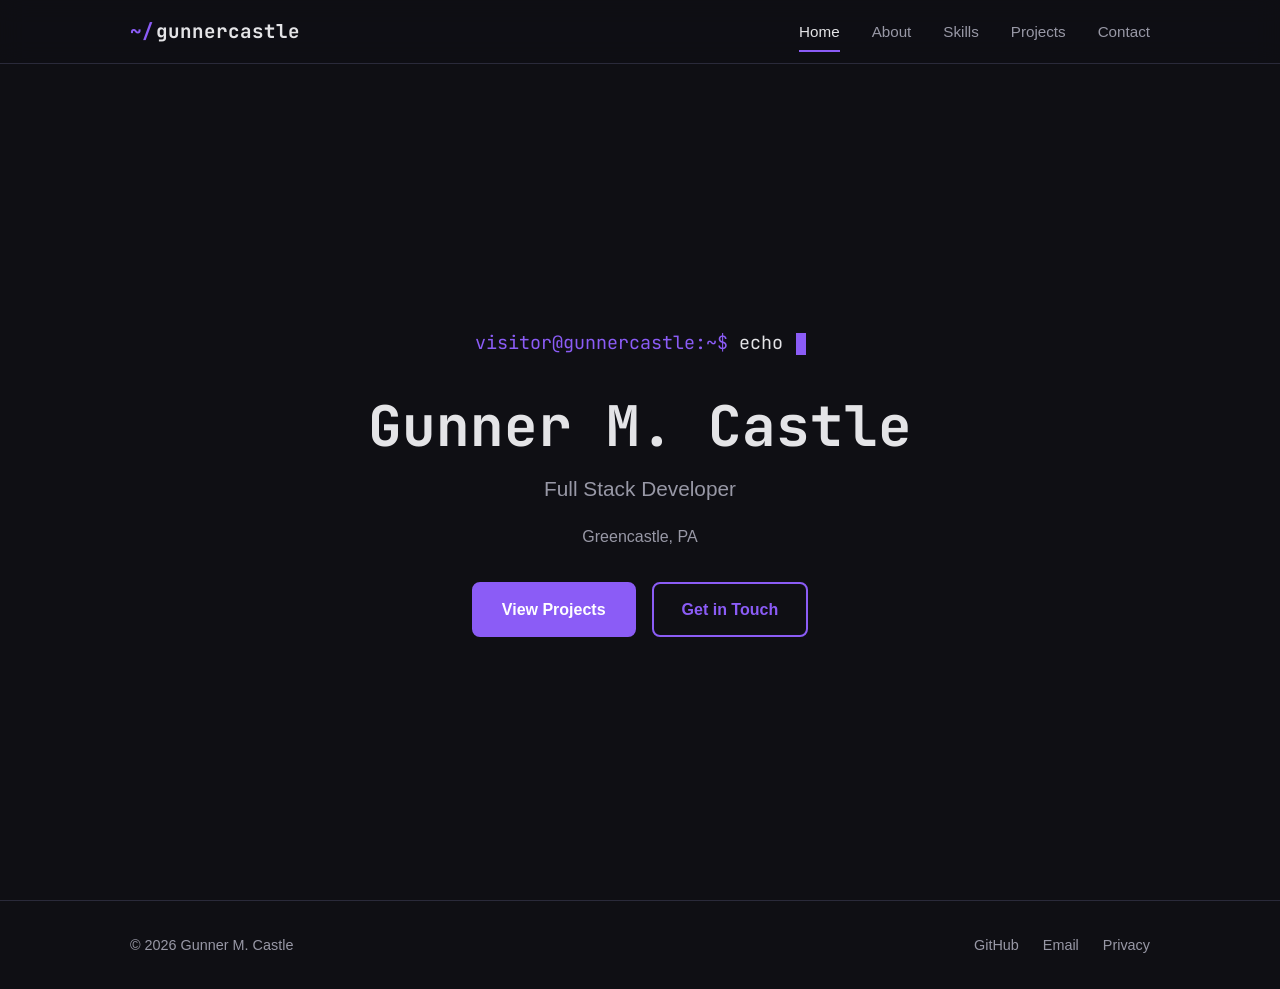
<file: index.html>
<!DOCTYPE html>
<html lang="en">
<head>
  <meta charset="UTF-8">
  <meta name="viewport" content="width=device-width, initial-scale=1.0">
  <title>Gunner M. Castle</title>
  <meta name="description" content="Portfolio of Gunner M. Castle — Full Stack Developer from Greencastle, PA.">
  <link rel="stylesheet" href="css/style.css">
</head>
<body>
  <a href="#main" class="skip-link">Skip to content</a>

  <header class="site-header">
    <nav class="nav" aria-label="Primary">
      <a class="nav__brand" href="index.html">
        <span class="nav__prompt" aria-hidden="true">~/</span>
        <span>gunnercastle</span>
      </a>
      <button class="nav__toggle" aria-label="Toggle navigation" aria-expanded="false">
        <span></span>
      </button>
      <ul class="nav__links" id="nav-links">
        <li><a href="index.html" data-route="index.html">Home</a></li>
        <li><a href="about.html" data-route="about.html">About</a></li>
        <li><a href="skills.html" data-route="skills.html">Skills</a></li>
        <li><a href="projects.html" data-route="projects.html">Projects</a></li>
        <li><a href="contact.html" data-route="contact.html">Contact</a></li>
      </ul>
    </nav>
  </header>

  <main id="main">
    <section class="hero">
      <div class="container">
        <div class="hero__terminal" aria-label="Decorative terminal prompt">
          <span class="hero__prompt">visitor@gunnercastle:~$ </span>
          <span class="hero__typed" id="typed-text"></span>
          <span class="hero__cursor" aria-hidden="true"></span>
        </div>
        <h1>Gunner M. Castle</h1>
        <p class="hero__subtitle">Full Stack Developer</p>
        <p class="hero__location text-muted">Greencastle, PA</p>
        <div class="hero__actions">
          <a href="projects.html" class="btn btn--primary">View Projects</a>
          <a href="contact.html" class="btn btn--outline">Get in Touch</a>
        </div>
      </div>
    </section>
  </main>

  <footer class="site-footer">
    <div class="container">
      <p>&copy; <span id="year"></span> Gunner M. Castle</p>
      <div class="footer__links">
        <a href="https://github.com/realtripleg" target="_blank" rel="noopener">GitHub</a>
        <a href="mailto:gce@gunnercastle.com">Email</a>
        <a href="privacy.html">Privacy</a>
      </div>
    </div>
  </footer>

  <script src="js/main.js"></script>
</body>
</html>
</file>
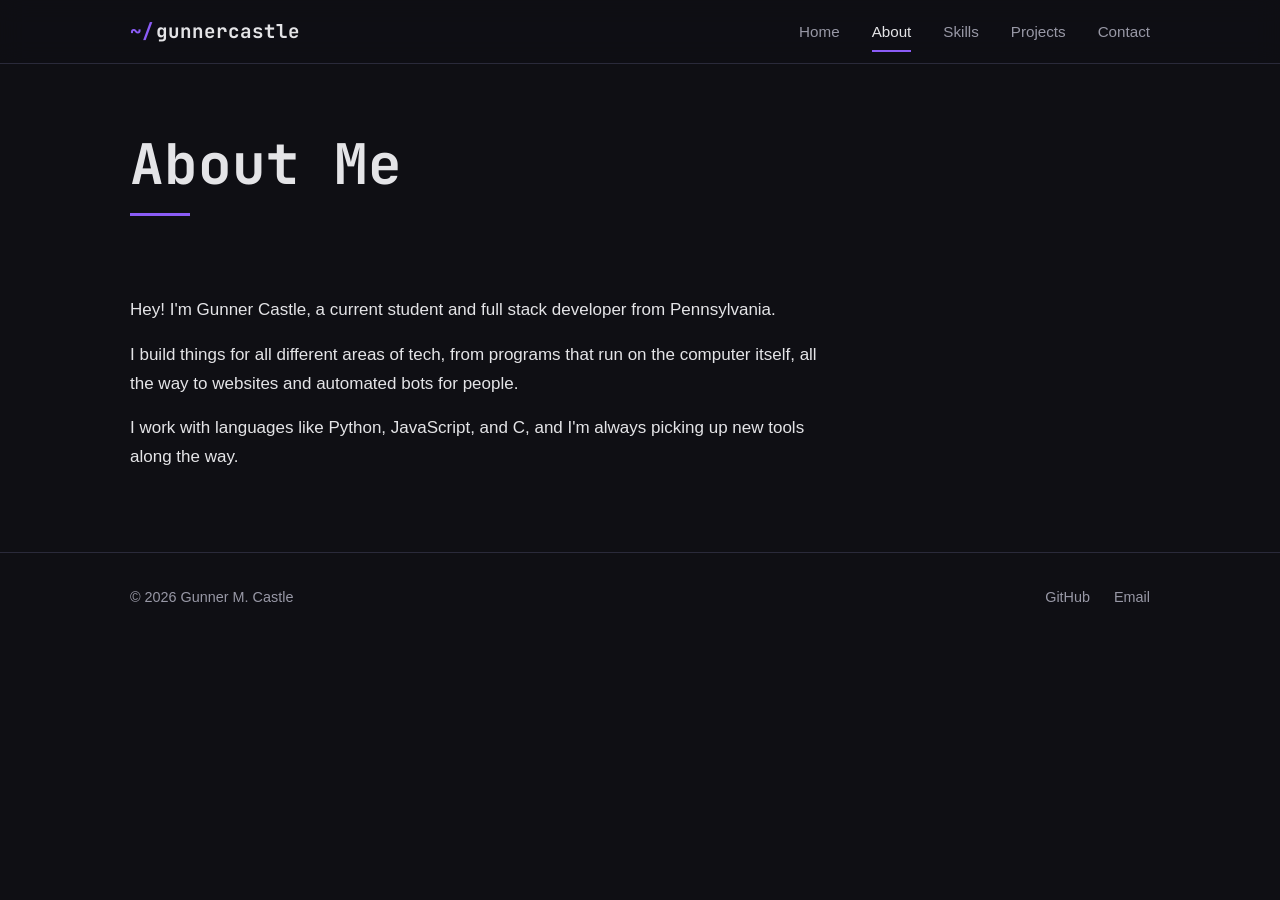
<file: about.html>
<!DOCTYPE html>
<html lang="en">
<head>
  <meta charset="UTF-8">
  <meta name="viewport" content="width=device-width, initial-scale=1.0">
  <title>About | Gunner M. Castle</title>
  <meta name="description" content="About Gunner M. Castle — student and full stack developer from Greencastle, PA.">
  <link rel="stylesheet" href="css/style.css">
</head>
<body>
  <a href="#main" class="skip-link">Skip to content</a>

  <header class="site-header">
    <nav class="nav" aria-label="Primary">
      <a class="nav__brand" href="index.html">
        <span class="nav__prompt" aria-hidden="true">~/</span>
        <span>gunnercastle</span>
      </a>
      <button class="nav__toggle" aria-label="Toggle navigation" aria-expanded="false">
        <span></span>
      </button>
      <ul class="nav__links" id="nav-links">
        <li><a href="index.html" data-route="index.html">Home</a></li>
        <li><a href="about.html" data-route="about.html">About</a></li>
        <li><a href="skills.html" data-route="skills.html">Skills</a></li>
        <li><a href="projects.html" data-route="projects.html">Projects</a></li>
        <li><a href="contact.html" data-route="contact.html">Contact</a></li>
      </ul>
    </nav>
  </header>

  <main id="main">
    <section class="page-header">
      <div class="container">
        <h1>About Me</h1>
      </div>
    </section>
    <section class="section">
      <div class="container">
        <div class="about__content">
          <p>Hey! I'm Gunner Castle, a current student and full stack developer from Pennsylvania.</p>
          <p>I build things for all different areas of tech, from programs that run on the computer itself, all the way to websites and automated bots for people.</p>
          <p>I work with languages like Python, JavaScript, and C, and I'm always picking up new tools along the way.</p>
        </div>
      </div>
    </section>
  </main>

  <footer class="site-footer">
    <div class="container">
      <p>&copy; <span id="year"></span> Gunner M. Castle</p>
      <div class="footer__links">
        <a href="https://github.com/realtripleg" target="_blank" rel="noopener">GitHub</a>
        <a href="mailto:gce@gunnercastle.com">Email</a>
      </div>
    </div>
  </footer>

  <script src="js/main.js"></script>
</body>
</html>
</file>
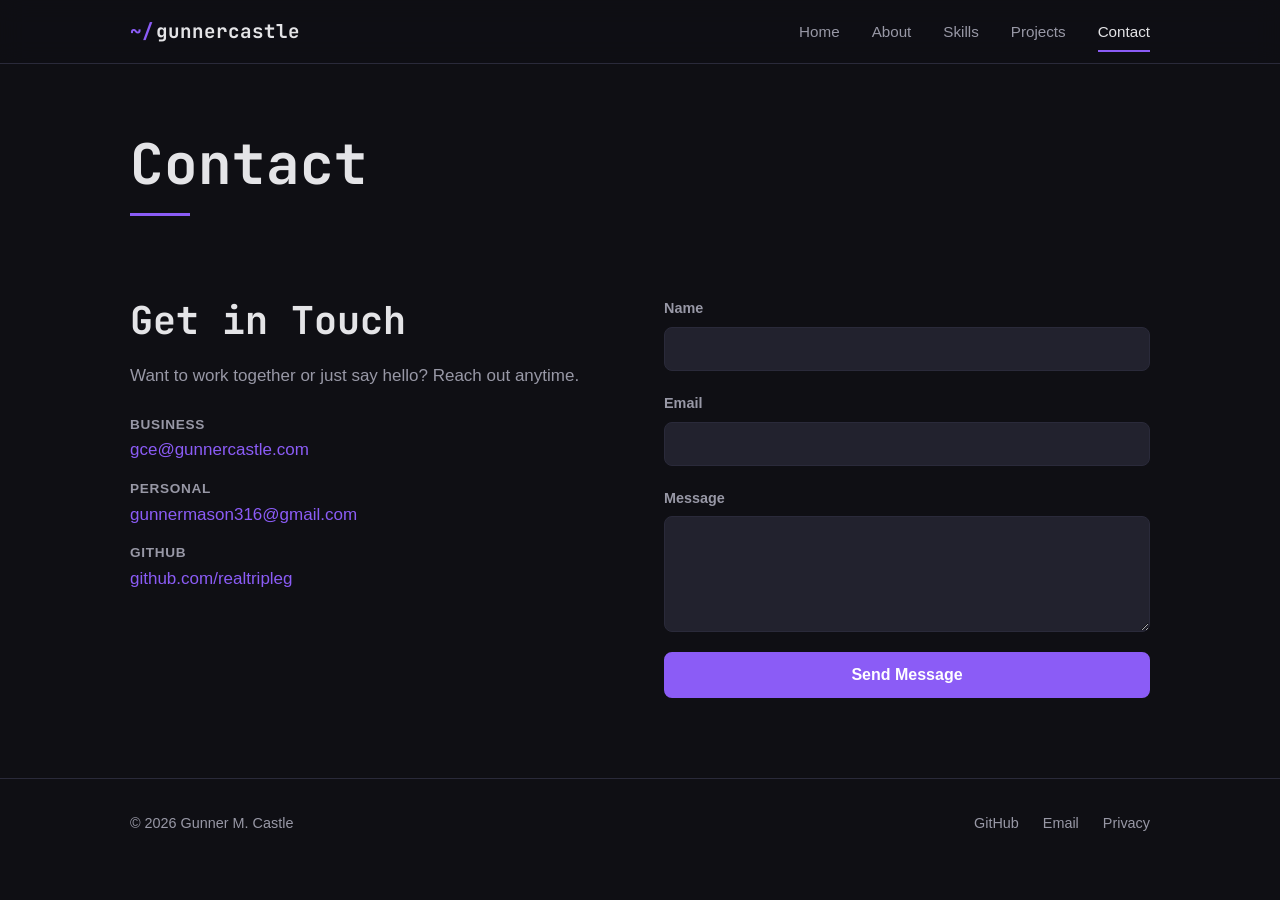
<file: contact.html>
<!DOCTYPE html>
<html lang="en">
<head>
  <meta charset="UTF-8">
  <meta name="viewport" content="width=device-width, initial-scale=1.0">
  <title>Contact | Gunner M. Castle</title>
  <meta name="description" content="Get in touch with Gunner M. Castle.">
  <link rel="stylesheet" href="css/style.css">
</head>
<body>
  <a href="#main" class="skip-link">Skip to content</a>

  <header class="site-header">
    <nav class="nav" aria-label="Primary">
      <a class="nav__brand" href="index.html">
        <span class="nav__prompt" aria-hidden="true">~/</span>
        <span>gunnercastle</span>
      </a>
      <button class="nav__toggle" aria-label="Toggle navigation" aria-expanded="false">
        <span></span>
      </button>
      <ul class="nav__links" id="nav-links">
        <li><a href="index.html" data-route="index.html">Home</a></li>
        <li><a href="about.html" data-route="about.html">About</a></li>
        <li><a href="skills.html" data-route="skills.html">Skills</a></li>
        <li><a href="projects.html" data-route="projects.html">Projects</a></li>
        <li><a href="contact.html" data-route="contact.html">Contact</a></li>
      </ul>
    </nav>
  </header>

  <main id="main">
    <section class="page-header">
      <div class="container">
        <h1>Contact</h1>
      </div>
    </section>
    <section class="section">
      <div class="container">
        <div class="contact-layout">
          <div class="contact-info">
            <h2>Get in Touch</h2>
            <p>Want to work together or just say hello? Reach out anytime.</p>
            <ul class="contact-list">
              <li>
                <strong>Business</strong>
                <a href="mailto:gce@gunnercastle.com">gce@gunnercastle.com</a>
              </li>
              <li>
                <strong>Personal</strong>
                <a href="mailto:gunnermason316@gmail.com">gunnermason316@gmail.com</a>
              </li>
              <li>
                <strong>GitHub</strong>
                <a href="https://github.com/realtripleg" target="_blank" rel="noopener">github.com/realtripleg</a>
              </li>
            </ul>
          </div>
          <form class="contact-form" action="mailto:gce@gunnercastle.com" method="POST" enctype="text/plain">
            <div class="form-group">
              <label for="name">Name</label>
              <input type="text" id="name" name="name" required>
            </div>
            <div class="form-group">
              <label for="email">Email</label>
              <input type="email" id="email" name="email" required>
            </div>
            <div class="form-group">
              <label for="message">Message</label>
              <textarea id="message" name="message" rows="5" required></textarea>
            </div>
            <button type="submit" class="btn btn--primary">Send Message</button>
          </form>
        </div>
      </div>
    </section>
  </main>

  <footer class="site-footer">
    <div class="container">
      <p>&copy; <span id="year"></span> Gunner M. Castle</p>
      <div class="footer__links">
        <a href="https://github.com/realtripleg" target="_blank" rel="noopener">GitHub</a>
        <a href="mailto:gce@gunnercastle.com">Email</a>
        <a href="privacy.html">Privacy</a>
      </div>
    </div>
  </footer>

  <script src="js/main.js"></script>
</body>
</html>
</file>
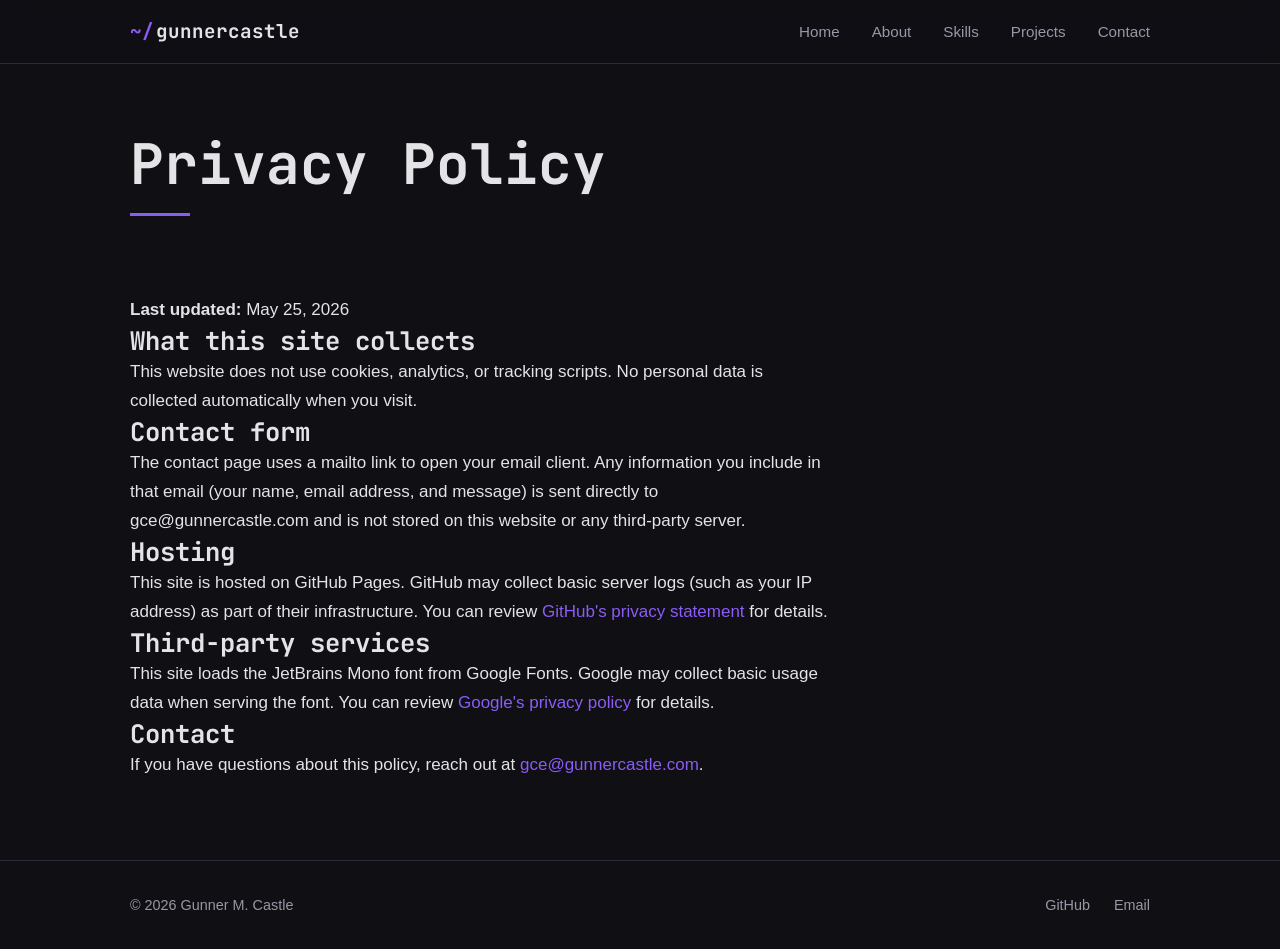
<file: privacy.html>
<!DOCTYPE html>
<html lang="en">
<head>
  <meta charset="UTF-8">
  <meta name="viewport" content="width=device-width, initial-scale=1.0">
  <title>Privacy Policy | Gunner M. Castle</title>
  <meta name="description" content="Privacy policy for gunnercastle.com.">
  <link rel="stylesheet" href="css/style.css">
</head>
<body>
  <a href="#main" class="skip-link">Skip to content</a>

  <header class="site-header">
    <nav class="nav" aria-label="Primary">
      <a class="nav__brand" href="index.html">
        <span class="nav__prompt" aria-hidden="true">~/</span>
        <span>gunnercastle</span>
      </a>
      <button class="nav__toggle" aria-label="Toggle navigation" aria-expanded="false">
        <span></span>
      </button>
      <ul class="nav__links" id="nav-links">
        <li><a href="index.html" data-route="index.html">Home</a></li>
        <li><a href="about.html" data-route="about.html">About</a></li>
        <li><a href="skills.html" data-route="skills.html">Skills</a></li>
        <li><a href="projects.html" data-route="projects.html">Projects</a></li>
        <li><a href="contact.html" data-route="contact.html">Contact</a></li>
      </ul>
    </nav>
  </header>

  <main id="main">
    <section class="page-header">
      <div class="container">
        <h1>Privacy Policy</h1>
      </div>
    </section>
    <section class="section">
      <div class="container">
        <div class="about__content">
          <p><strong>Last updated:</strong> May 25, 2026</p>

          <h3>What this site collects</h3>
          <p>This website does not use cookies, analytics, or tracking scripts. No personal data is collected automatically when you visit.</p>

          <h3>Contact form</h3>
          <p>The contact page uses a mailto link to open your email client. Any information you include in that email (your name, email address, and message) is sent directly to gce@gunnercastle.com and is not stored on this website or any third-party server.</p>

          <h3>Hosting</h3>
          <p>This site is hosted on GitHub Pages. GitHub may collect basic server logs (such as your IP address) as part of their infrastructure. You can review <a href="https://docs.github.com/en/site-policy/privacy-policies/github-general-privacy-statement" target="_blank" rel="noopener">GitHub's privacy statement</a> for details.</p>

          <h3>Third-party services</h3>
          <p>This site loads the JetBrains Mono font from Google Fonts. Google may collect basic usage data when serving the font. You can review <a href="https://policies.google.com/privacy" target="_blank" rel="noopener">Google's privacy policy</a> for details.</p>

          <h3>Contact</h3>
          <p>If you have questions about this policy, reach out at <a href="mailto:gce@gunnercastle.com">gce@gunnercastle.com</a>.</p>
        </div>
      </div>
    </section>
  </main>

  <footer class="site-footer">
    <div class="container">
      <p>&copy; <span id="year"></span> Gunner M. Castle</p>
      <div class="footer__links">
        <a href="https://github.com/realtripleg" target="_blank" rel="noopener">GitHub</a>
        <a href="mailto:gce@gunnercastle.com">Email</a>
      </div>
    </div>
  </footer>

  <script src="js/main.js"></script>
</body>
</html>
</file>
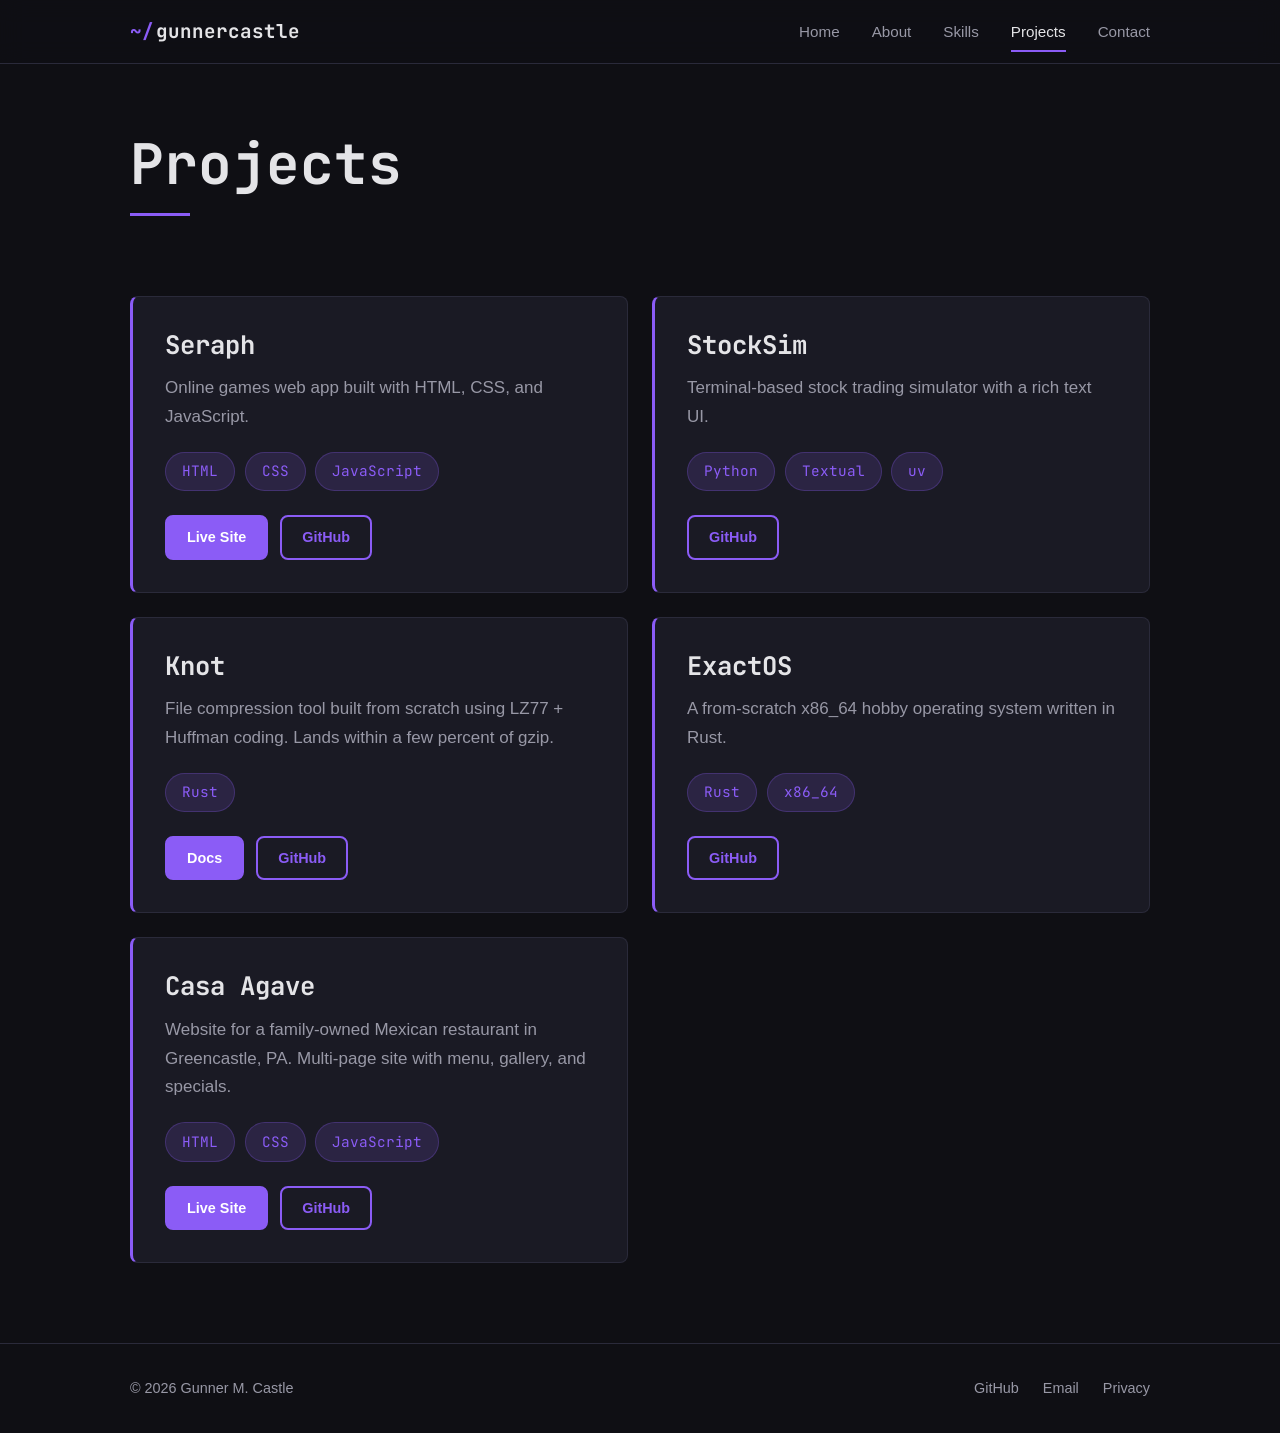
<file: projects.html>
<!DOCTYPE html>
<html lang="en">
<head>
  <meta charset="UTF-8">
  <meta name="viewport" content="width=device-width, initial-scale=1.0">
  <title>Projects | Gunner M. Castle</title>
  <meta name="description" content="Projects by Gunner M. Castle — web apps and terminal tools.">
  <link rel="stylesheet" href="css/style.css">
</head>
<body>
  <a href="#main" class="skip-link">Skip to content</a>

  <header class="site-header">
    <nav class="nav" aria-label="Primary">
      <a class="nav__brand" href="index.html">
        <span class="nav__prompt" aria-hidden="true">~/</span>
        <span>gunnercastle</span>
      </a>
      <button class="nav__toggle" aria-label="Toggle navigation" aria-expanded="false">
        <span></span>
      </button>
      <ul class="nav__links" id="nav-links">
        <li><a href="index.html" data-route="index.html">Home</a></li>
        <li><a href="about.html" data-route="about.html">About</a></li>
        <li><a href="skills.html" data-route="skills.html">Skills</a></li>
        <li><a href="projects.html" data-route="projects.html">Projects</a></li>
        <li><a href="contact.html" data-route="contact.html">Contact</a></li>
      </ul>
    </nav>
  </header>

  <main id="main">
    <section class="page-header">
      <div class="container">
        <h1>Projects</h1>
      </div>
    </section>
    <section class="section">
      <div class="container">
        <div class="projects-grid">
          <article class="project-card" data-reveal>
            <h3>Seraph</h3>
            <p>Online games web app built with HTML, CSS, and JavaScript.</p>
            <div class="skill-tags">
              <span class="skill-tag">HTML</span>
              <span class="skill-tag">CSS</span>
              <span class="skill-tag">JavaScript</span>
            </div>
            <div class="project-links">
              <a href="https://seraphweb.com" target="_blank" rel="noopener" class="btn btn--small btn--primary">Live Site</a>
              <a href="https://github.com/realtripleg" target="_blank" rel="noopener" class="btn btn--small btn--outline">GitHub</a>
            </div>
          </article>
          <article class="project-card" data-reveal>
            <h3>StockSim</h3>
            <p>Terminal-based stock trading simulator with a rich text UI.</p>
            <div class="skill-tags">
              <span class="skill-tag">Python</span>
              <span class="skill-tag">Textual</span>
              <span class="skill-tag">uv</span>
            </div>
            <div class="project-links">
              <a href="https://github.com/realtripleg/stocksim" target="_blank" rel="noopener" class="btn btn--small btn--outline">GitHub</a>
            </div>
          </article>
          <article class="project-card" data-reveal>
            <h3>Knot</h3>
            <p>File compression tool built from scratch using LZ77 + Huffman coding. Lands within a few percent of gzip.</p>
            <div class="skill-tags">
              <span class="skill-tag">Rust</span>
            </div>
            <div class="project-links">
              <a href="https://knot.gunnercastle.com" target="_blank" rel="noopener" class="btn btn--small btn--primary">Docs</a>
              <a href="https://github.com/realtripleg/knot" target="_blank" rel="noopener" class="btn btn--small btn--outline">GitHub</a>
            </div>
          </article>
          <article class="project-card" data-reveal>
            <h3>ExactOS</h3>
            <p>A from-scratch x86_64 hobby operating system written in Rust.</p>
            <div class="skill-tags">
              <span class="skill-tag">Rust</span>
              <span class="skill-tag">x86_64</span>
            </div>
            <div class="project-links">
              <a href="https://github.com/realtripleg/exactos" target="_blank" rel="noopener" class="btn btn--small btn--outline">GitHub</a>
            </div>
          </article>
          <article class="project-card" data-reveal>
            <h3>Casa Agave</h3>
            <p>Website for a family-owned Mexican restaurant in Greencastle, PA. Multi-page site with menu, gallery, and specials.</p>
            <div class="skill-tags">
              <span class="skill-tag">HTML</span>
              <span class="skill-tag">CSS</span>
              <span class="skill-tag">JavaScript</span>
            </div>
            <div class="project-links">
              <a href="https://casa-agave.gunnercastle.com" target="_blank" rel="noopener" class="btn btn--small btn--primary">Live Site</a>
              <a href="https://github.com/realtripleg/casa-agave" target="_blank" rel="noopener" class="btn btn--small btn--outline">GitHub</a>
            </div>
          </article>
        </div>
      </div>
    </section>
  </main>

  <footer class="site-footer">
    <div class="container">
      <p>&copy; <span id="year"></span> Gunner M. Castle</p>
      <div class="footer__links">
        <a href="https://github.com/realtripleg" target="_blank" rel="noopener">GitHub</a>
        <a href="mailto:gce@gunnercastle.com">Email</a>
        <a href="privacy.html">Privacy</a>
      </div>
    </div>
  </footer>

  <script src="js/main.js"></script>
</body>
</html>
</file>
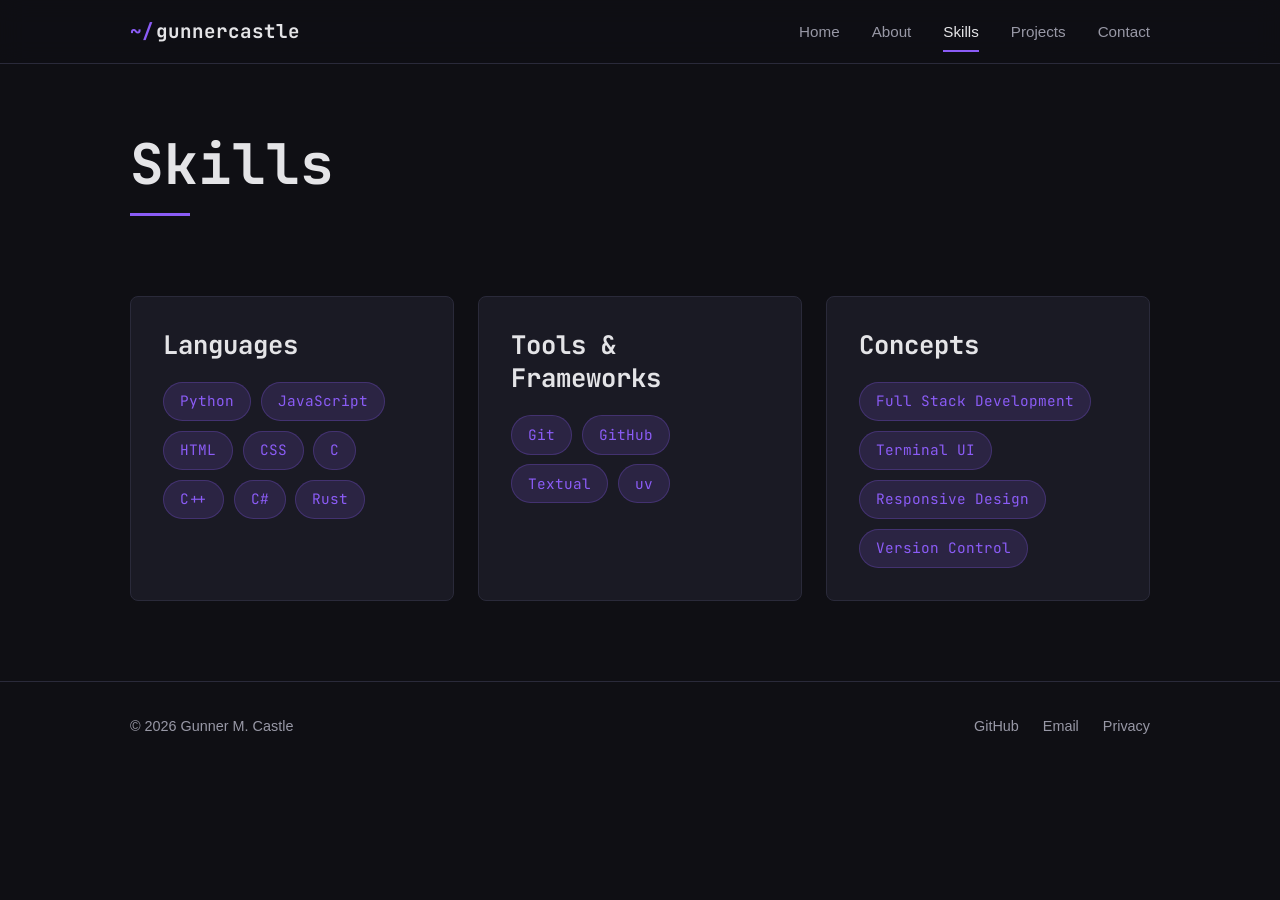
<file: skills.html>
<!DOCTYPE html>
<html lang="en">
<head>
  <meta charset="UTF-8">
  <meta name="viewport" content="width=device-width, initial-scale=1.0">
  <title>Skills | Gunner M. Castle</title>
  <meta name="description" content="Technical skills of Gunner M. Castle — languages, tools, and concepts.">
  <link rel="stylesheet" href="css/style.css">
</head>
<body>
  <a href="#main" class="skip-link">Skip to content</a>

  <header class="site-header">
    <nav class="nav" aria-label="Primary">
      <a class="nav__brand" href="index.html">
        <span class="nav__prompt" aria-hidden="true">~/</span>
        <span>gunnercastle</span>
      </a>
      <button class="nav__toggle" aria-label="Toggle navigation" aria-expanded="false">
        <span></span>
      </button>
      <ul class="nav__links" id="nav-links">
        <li><a href="index.html" data-route="index.html">Home</a></li>
        <li><a href="about.html" data-route="about.html">About</a></li>
        <li><a href="skills.html" data-route="skills.html">Skills</a></li>
        <li><a href="projects.html" data-route="projects.html">Projects</a></li>
        <li><a href="contact.html" data-route="contact.html">Contact</a></li>
      </ul>
    </nav>
  </header>

  <main id="main">
    <section class="page-header">
      <div class="container">
        <h1>Skills</h1>
      </div>
    </section>
    <section class="section">
      <div class="container">
        <div class="skills-grid">
          <div class="card" data-reveal>
            <h3>Languages</h3>
            <div class="skill-tags">
              <span class="skill-tag">Python</span>
              <span class="skill-tag">JavaScript</span>
              <span class="skill-tag">HTML</span>
              <span class="skill-tag">CSS</span>
              <span class="skill-tag">C</span>
              <span class="skill-tag">C++</span>
              <span class="skill-tag">C#</span>
              <span class="skill-tag">Rust</span>
            </div>
          </div>
          <div class="card" data-reveal>
            <h3>Tools & Frameworks</h3>
            <div class="skill-tags">
              <span class="skill-tag">Git</span>
              <span class="skill-tag">GitHub</span>
              <span class="skill-tag">Textual</span>
              <span class="skill-tag">uv</span>
            </div>
          </div>
          <div class="card" data-reveal>
            <h3>Concepts</h3>
            <div class="skill-tags">
              <span class="skill-tag">Full Stack Development</span>
              <span class="skill-tag">Terminal UI</span>
              <span class="skill-tag">Responsive Design</span>
              <span class="skill-tag">Version Control</span>
            </div>
          </div>
        </div>
      </div>
    </section>
  </main>

  <footer class="site-footer">
    <div class="container">
      <p>&copy; <span id="year"></span> Gunner M. Castle</p>
      <div class="footer__links">
        <a href="https://github.com/realtripleg" target="_blank" rel="noopener">GitHub</a>
        <a href="mailto:gce@gunnercastle.com">Email</a>
        <a href="privacy.html">Privacy</a>
      </div>
    </div>
  </footer>

  <script src="js/main.js"></script>
</body>
</html>
</file>
<file: css/style.css>
@import url('https://fonts.googleapis.com/css2?family=JetBrains+Mono:wght@400;700&display=swap');

/* ── Variables ── */
:root {
  --color-bg: #0f0f14;
  --color-bg-card: #1a1a24;
  --color-bg-elevated: #22222e;
  --color-text: #e4e4e7;
  --color-text-muted: #9898a6;
  --color-accent: #8b5cf6;
  --color-accent-hover: #7c3aed;
  --color-accent-glow: rgba(139, 92, 246, 0.15);
  --color-border: #2a2a3a;

  --font-mono: 'JetBrains Mono', 'Courier New', monospace;
  --font-body: -apple-system, BlinkMacSystemFont, 'Segoe UI', Roboto, 'Helvetica Neue', Arial, sans-serif;

  --container-max: 1100px;
  --nav-height: 64px;
  --radius: 8px;
  --transition: 200ms ease;
}

/* ── Reset ── */
*, *::before, *::after { box-sizing: border-box; margin: 0; padding: 0; }
html { scroll-behavior: smooth; }
img { max-width: 100%; display: block; }
a { color: var(--color-accent); text-decoration: none; transition: color var(--transition); }
a:hover { color: var(--color-accent-hover); }
ul { list-style: none; }

/* ── Base Typography ── */
body {
  font-family: var(--font-body);
  font-size: 17px;
  line-height: 1.7;
  color: var(--color-text);
  background: var(--color-bg);
  -webkit-font-smoothing: antialiased;
}

h1, h2, h3 {
  font-family: var(--font-mono);
  font-weight: 700;
  line-height: 1.3;
  color: var(--color-text);
}

h1 { font-size: clamp(2.2rem, 5vw, 3.5rem); }
h2 { font-size: clamp(1.8rem, 3.5vw, 2.4rem); }
h3 { font-size: clamp(1.3rem, 2vw, 1.6rem); }

p + p { margin-top: 1rem; }

/* ── Utilities ── */
.container {
  width: 100%;
  max-width: var(--container-max);
  margin: 0 auto;
  padding: 0 clamp(1.25rem, 4vw, 2.5rem);
}

.text-muted { color: var(--color-text-muted); }

.skip-link {
  position: absolute;
  top: -100%;
  left: 1rem;
  padding: 0.75rem 1.5rem;
  background: var(--color-accent);
  color: #fff;
  border-radius: var(--radius);
  z-index: 1000;
  font-weight: 600;
}
.skip-link:focus { top: 1rem; }

/* ── Navigation ── */
.site-header {
  position: fixed;
  top: 0;
  left: 0;
  right: 0;
  height: var(--nav-height);
  background: rgba(15, 15, 20, 0.9);
  backdrop-filter: blur(12px);
  border-bottom: 1px solid var(--color-border);
  z-index: 100;
}

.nav {
  display: flex;
  align-items: center;
  justify-content: space-between;
  height: 100%;
  max-width: var(--container-max);
  margin: 0 auto;
  padding: 0 clamp(1.25rem, 4vw, 2.5rem);
  position: relative;
}

.nav__brand {
  font-family: var(--font-mono);
  font-size: 1.2rem;
  font-weight: 700;
  color: var(--color-text);
  display: flex;
  align-items: center;
  gap: 0;
}
.nav__brand:hover { color: var(--color-text); }

.nav__prompt {
  color: var(--color-accent);
  margin-right: 2px;
}

.nav__links {
  display: flex;
  gap: 2rem;
  align-items: center;
}

.nav__links li {
  display: flex;
  align-items: center;
}

.nav__links a {
  color: var(--color-text-muted);
  font-size: 0.95rem;
  padding: 0.5rem 0;
  position: relative;
  transition: color var(--transition);
}

.nav__links a::after {
  content: '';
  position: absolute;
  bottom: 0;
  left: 0;
  right: 0;
  height: 2px;
  background: var(--color-accent);
  transform: scaleX(0);
  transition: transform var(--transition);
}

.nav__links a:hover,
.nav__links a.is-active {
  color: var(--color-text);
}

.nav__links a.is-active::after,
.nav__links a:hover::after {
  transform: scaleX(1);
}

/* Hamburger */
.nav__toggle {
  display: none;
  background: none;
  border: none;
  cursor: pointer;
  width: 44px;
  height: 44px;
  position: relative;
  flex-shrink: 0;
}

.nav__toggle span {
  display: block;
  width: 24px;
  height: 2px;
  background: var(--color-text);
  position: relative;
  top: 0;
  transition: var(--transition);
}

.nav__toggle span::before,
.nav__toggle span::after {
  content: '';
  display: block;
  width: 24px;
  height: 2px;
  background: var(--color-text);
  position: absolute;
  left: 0;
  transition: var(--transition);
}

.nav__toggle span::before { top: -7px; }
.nav__toggle span::after { top: 7px; }

.nav__toggle[aria-expanded="true"] span { background: transparent; }
.nav__toggle[aria-expanded="true"] span::before { top: 0; transform: rotate(45deg); }
.nav__toggle[aria-expanded="true"] span::after { top: 0; transform: rotate(-45deg); }

/* ── Hero ── */
.hero {
  min-height: 100vh;
  display: flex;
  align-items: center;
  justify-content: center;
  text-align: center;
  padding-top: var(--nav-height);
}

.hero__terminal {
  font-family: var(--font-mono);
  font-size: clamp(0.95rem, 2vw, 1.15rem);
  margin-bottom: 2rem;
  color: var(--color-text-muted);
}

.hero__prompt { color: var(--color-accent); }

.hero__typed { color: var(--color-text); }

.hero__cursor {
  display: inline-block;
  width: 10px;
  height: 1.2em;
  background: var(--color-accent);
  margin-left: 2px;
  vertical-align: text-bottom;
  animation: blink 1s step-end infinite;
}

@keyframes blink {
  0%, 100% { opacity: 1; }
  50% { opacity: 0; }
}

.hero h1 { margin-bottom: 0.5rem; }

.hero__subtitle {
  font-size: 1.3rem;
  color: var(--color-text-muted);
  margin-bottom: 0.25rem;
}

.hero__location {
  font-size: 1rem;
  margin-bottom: 2rem;
}

.hero__actions {
  display: flex;
  gap: 1rem;
  justify-content: center;
  flex-wrap: wrap;
}

/* ── Buttons ── */
.btn {
  display: inline-flex;
  align-items: center;
  justify-content: center;
  padding: 0.75rem 1.75rem;
  border-radius: var(--radius);
  font-size: 1rem;
  font-weight: 600;
  cursor: pointer;
  transition: all var(--transition);
  border: 2px solid transparent;
  min-height: 44px;
  min-width: 44px;
  text-decoration: none;
}

.btn--primary {
  background: var(--color-accent);
  color: #fff;
  border-color: var(--color-accent);
}
.btn--primary:hover {
  background: var(--color-accent-hover);
  border-color: var(--color-accent-hover);
  color: #fff;
}

.btn--outline {
  background: transparent;
  color: var(--color-accent);
  border-color: var(--color-accent);
}
.btn--outline:hover {
  background: var(--color-accent-glow);
  color: var(--color-accent);
}

.btn--small {
  padding: 0.5rem 1.25rem;
  font-size: 0.9rem;
}

/* ── Page Header ── */
.page-header {
  padding: calc(var(--nav-height) + 4rem) 0 3rem;
}

.page-header h1 {
  position: relative;
  display: inline-block;
}

.page-header h1::after {
  content: '';
  display: block;
  width: 60px;
  height: 3px;
  background: var(--color-accent);
  margin-top: 0.75rem;
}

/* ── Sections ── */
.section {
  padding: 2rem 0 5rem;
}

.about__content {
  max-width: 700px;
}

/* ── Cards ── */
.card {
  background: var(--color-bg-card);
  border: 1px solid var(--color-border);
  border-radius: var(--radius);
  padding: 2rem;
  transition: border-color var(--transition), box-shadow var(--transition);
}

.card:hover {
  border-color: var(--color-accent);
  box-shadow: 0 0 20px var(--color-accent-glow);
}

.card h3 { margin-bottom: 1.25rem; }

/* ── Skills ── */
.skills-grid {
  display: grid;
  grid-template-columns: repeat(auto-fit, minmax(300px, 1fr));
  gap: 1.5rem;
}

.skill-tags {
  display: flex;
  flex-wrap: wrap;
  gap: 0.6rem;
}

.skill-tag {
  display: inline-block;
  padding: 0.4rem 1rem;
  background: var(--color-accent-glow);
  color: var(--color-accent);
  border: 1px solid rgba(139, 92, 246, 0.25);
  border-radius: 100px;
  font-size: 0.9rem;
  font-family: var(--font-mono);
  font-weight: 400;
}

/* ── Projects ── */
.projects-grid {
  display: grid;
  grid-template-columns: repeat(auto-fit, minmax(340px, 1fr));
  gap: 1.5rem;
}

.project-card {
  background: var(--color-bg-card);
  border: 1px solid var(--color-border);
  border-left: 3px solid var(--color-accent);
  border-radius: var(--radius);
  padding: 2rem;
  transition: border-color var(--transition), box-shadow var(--transition);
}

.project-card:hover {
  border-color: var(--color-accent);
  box-shadow: 0 0 20px var(--color-accent-glow);
}

.project-card h3 { margin-bottom: 0.75rem; }
.project-card p { margin-bottom: 1.25rem; color: var(--color-text-muted); }

.project-links {
  display: flex;
  gap: 0.75rem;
  margin-top: 1.5rem;
  flex-wrap: wrap;
}

/* ── Contact ── */
.contact-layout {
  display: grid;
  grid-template-columns: 1fr 1fr;
  gap: 3rem;
  align-items: start;
}

.contact-info h2 { margin-bottom: 1rem; }
.contact-info p { color: var(--color-text-muted); margin-bottom: 1.5rem; }

.contact-list {
  display: flex;
  flex-direction: column;
  gap: 1rem;
}

.contact-list li { line-height: 1.5; }
.contact-list strong {
  display: block;
  font-size: 0.85rem;
  color: var(--color-text-muted);
  text-transform: uppercase;
  letter-spacing: 0.05em;
  margin-bottom: 0.15rem;
}

.contact-form {
  display: flex;
  flex-direction: column;
  gap: 1.25rem;
}

.form-group { display: flex; flex-direction: column; gap: 0.4rem; }

.form-group label {
  font-size: 0.9rem;
  font-weight: 600;
  color: var(--color-text-muted);
}

.form-group input,
.form-group textarea {
  padding: 0.75rem 1rem;
  background: var(--color-bg-elevated);
  border: 1px solid var(--color-border);
  border-radius: var(--radius);
  color: var(--color-text);
  font-family: var(--font-body);
  font-size: 1rem;
  transition: border-color var(--transition);
  min-height: 44px;
}

.form-group input:focus,
.form-group textarea:focus {
  outline: none;
  border-color: var(--color-accent);
  box-shadow: 0 0 0 3px var(--color-accent-glow);
}

.form-group textarea { resize: vertical; }

/* ── Footer ── */
.site-footer {
  border-top: 1px solid var(--color-border);
  padding: 2rem 0;
}

.site-footer .container {
  display: flex;
  justify-content: space-between;
  align-items: center;
  flex-wrap: wrap;
  gap: 1rem;
}

.site-footer p { color: var(--color-text-muted); font-size: 0.9rem; }

.footer__links {
  display: flex;
  gap: 1.5rem;
}

.footer__links a {
  color: var(--color-text-muted);
  font-size: 0.9rem;
}
.footer__links a:hover { color: var(--color-accent); }

/* ── Scroll Reveal ── */
[data-reveal] {
  opacity: 0;
  transform: translateY(20px);
  transition: opacity 0.5s ease, transform 0.5s ease;
}

[data-reveal].is-visible {
  opacity: 1;
  transform: translateY(0);
}

/* ── Focus ── */
:focus-visible {
  outline: 2px solid var(--color-accent);
  outline-offset: 2px;
}

/* ── Responsive ── */
@media (max-width: 768px) {
  .nav__toggle { display: block; }

  .nav__links {
    position: absolute;
    top: var(--nav-height);
    left: 0;
    right: 0;
    background: var(--color-bg-card);
    border-bottom: 1px solid var(--color-border);
    flex-direction: column;
    align-items: stretch;
    gap: 0;
    padding: 0.5rem 0;
    display: none;
  }

  .nav__links.is-open { display: flex; }

  .nav__links li { display: block; }

  .nav__links a {
    display: block;
    padding: 0.85rem clamp(1.25rem, 4vw, 2.5rem);
  }


  .contact-layout { grid-template-columns: 1fr; }

  .skills-grid,
  .projects-grid {
    grid-template-columns: 1fr;
  }
}

@media (max-width: 480px) {
  .hero__actions { flex-direction: column; align-items: center; }
  .hero__actions .btn { width: 100%; max-width: 280px; }
}

/* ── Reduced Motion ── */
@media (prefers-reduced-motion: reduce) {
  *, *::before, *::after {
    animation-duration: 0.01ms !important;
    transition-duration: 0.01ms !important;
  }
  html { scroll-behavior: auto; }
  [data-reveal] { opacity: 1; transform: none; }
}
</file>
